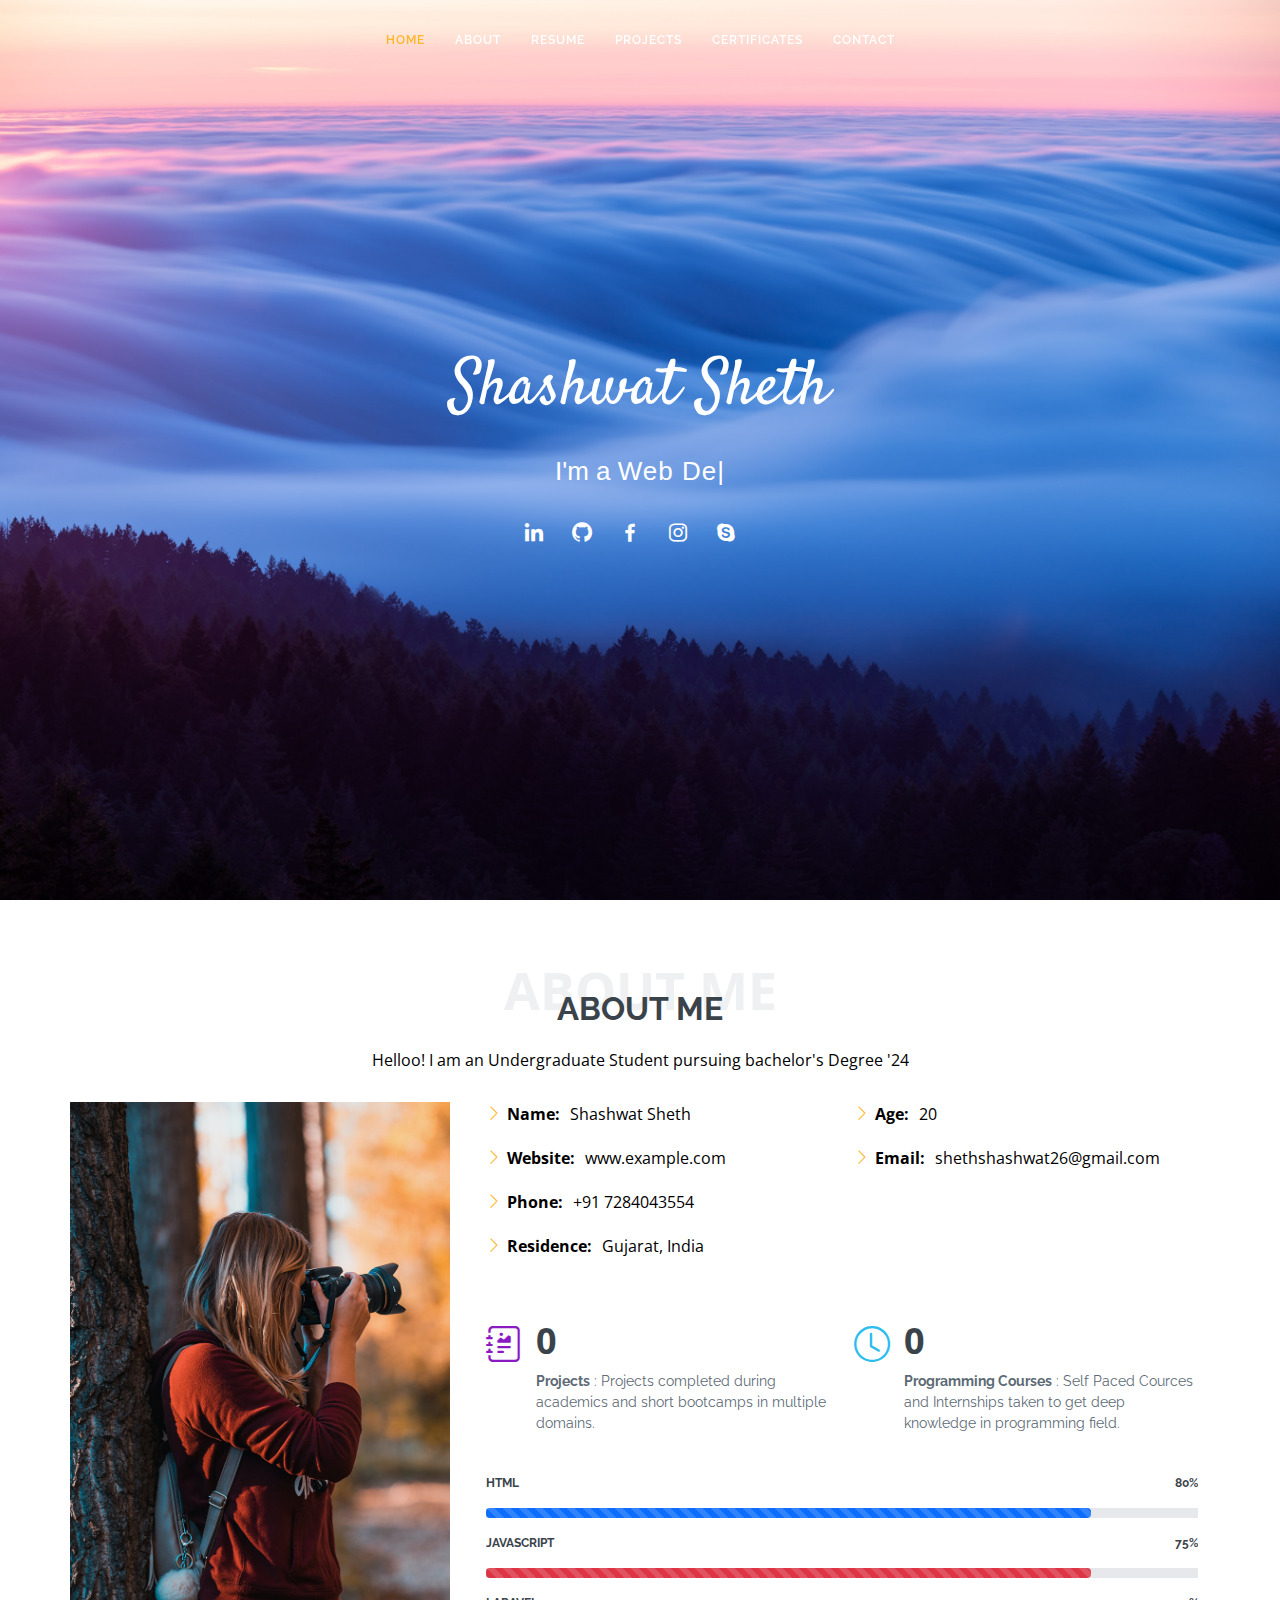
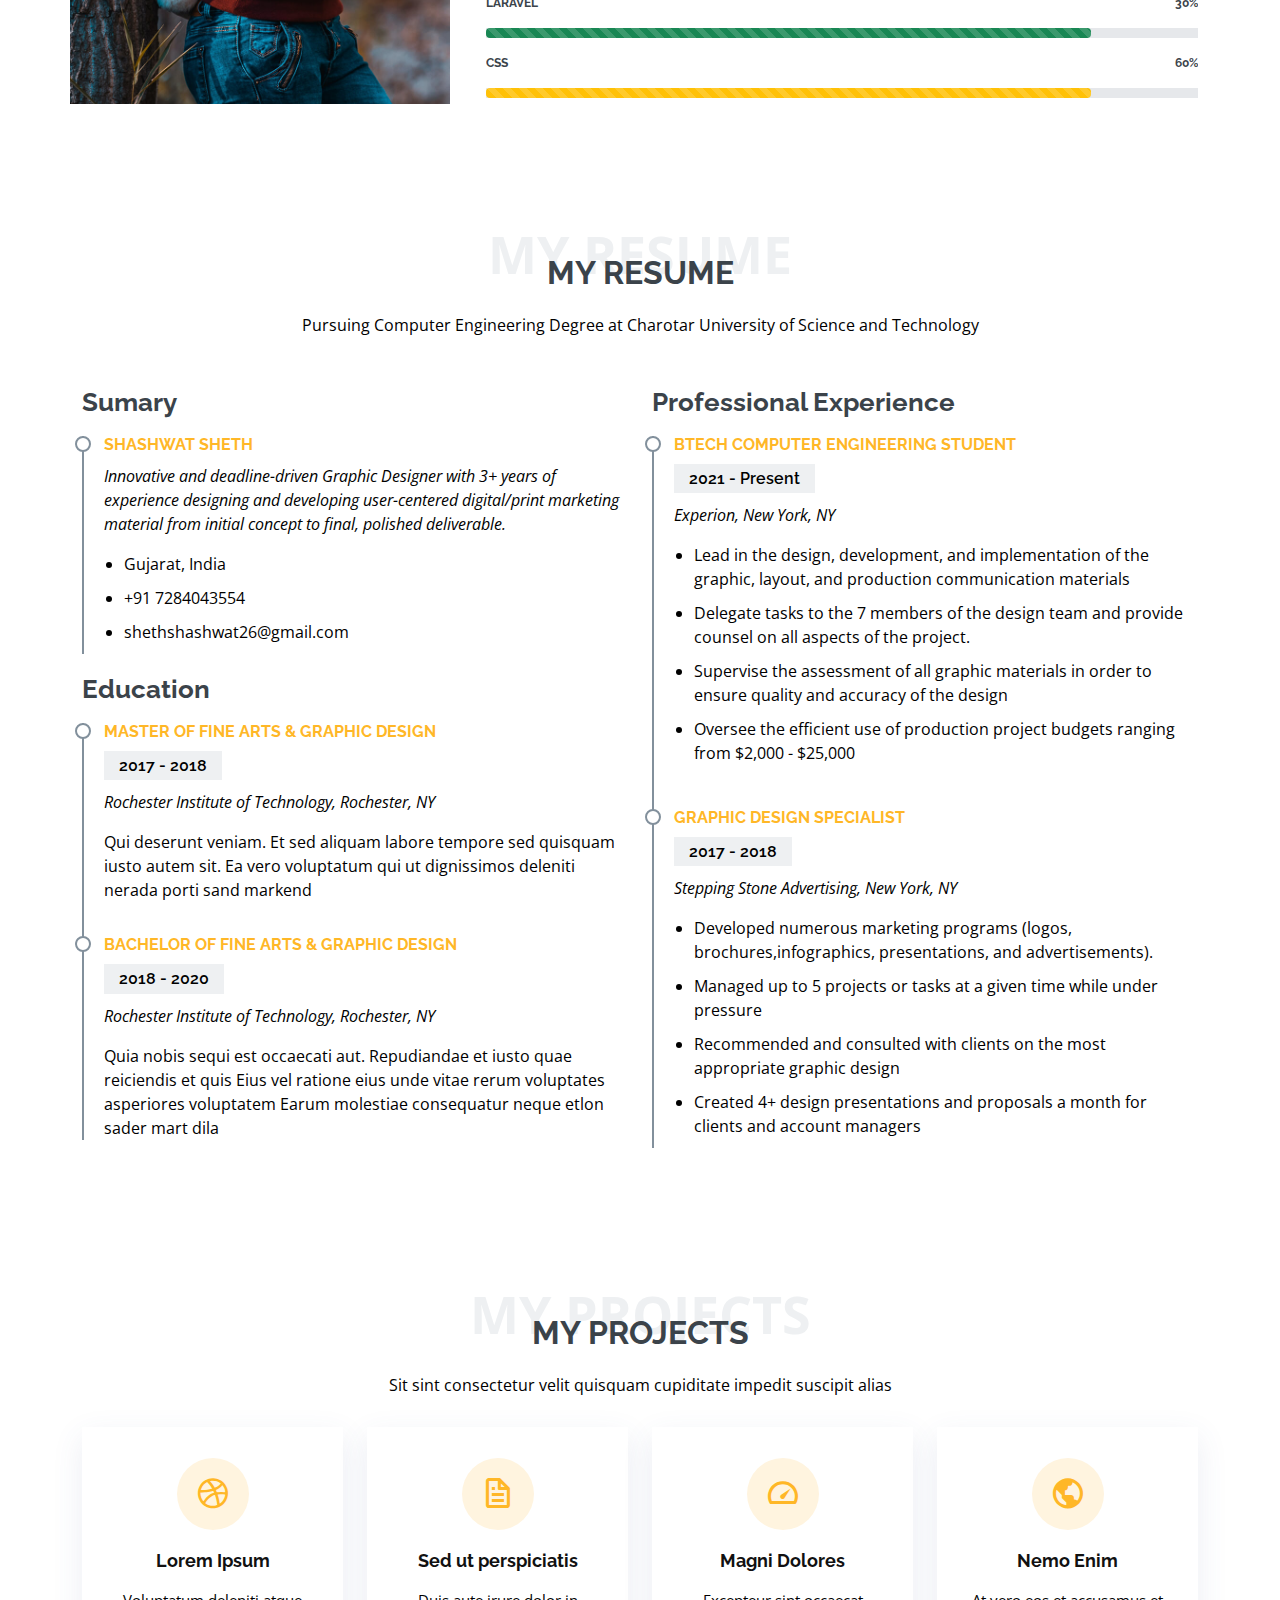
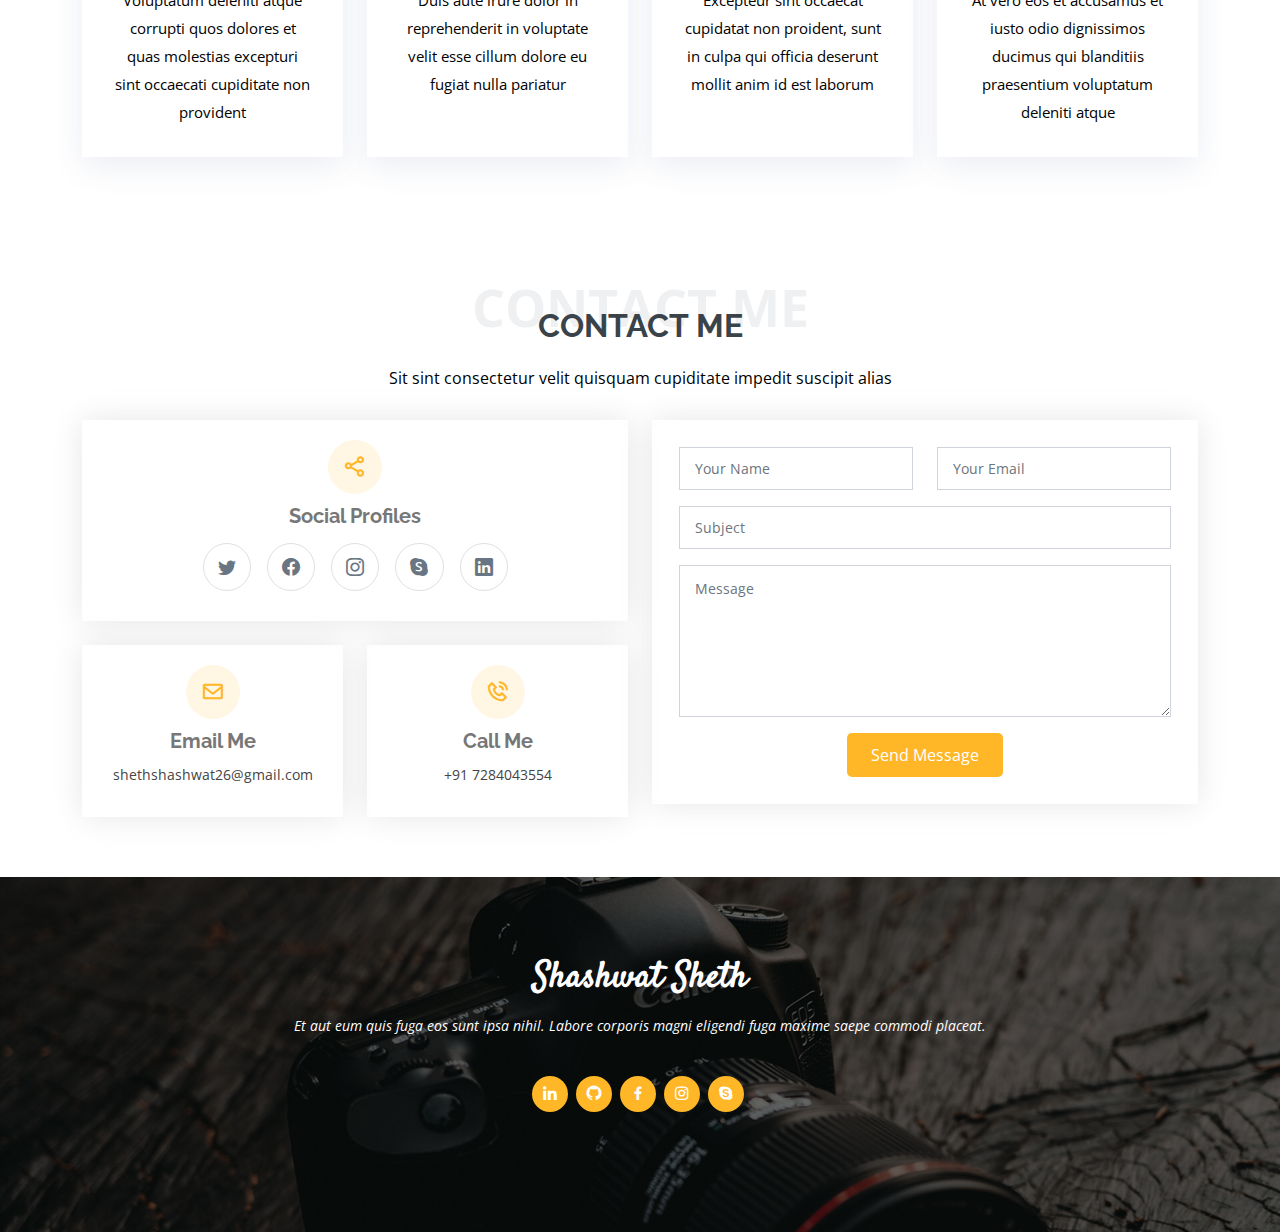
<file: index.html>
<!DOCTYPE html>
<html lang="en">

<head>
  <meta charset="utf-8">
  <meta content="width=device-width, initial-scale=1.0" name="viewport">
  <title>My Resume - Shashwat Sheth</title>
  <meta content="" name="description">
  <meta content="" name="keywords">
  <!-- Favicons -->
  <link href="/assets/img/file-earmark-person-fill.png" rel="icon">
  <!-- <link href="assets/img/apple-touch-icon.png" rel="apple-touch-icon"> -->

  <!-- Google Fonts -->
  <link
    href="https://fonts.googleapis.com/css?family=Open+Sans:300,300i,400,400i,600,600i,700,700i|Raleway:300,300i,400,400i,500,500i,600,600i,700,700i|Satisfy"
    rel="stylesheet">

  <!-- Vendor CSS Files -->
  <link href="assets/vendor/bootstrap/css/bootstrap.min.css" rel="stylesheet">
  <link href="assets/vendor/bootstrap-icons/bootstrap-icons.css" rel="stylesheet">
  <link href="assets/vendor/boxicons/css/boxicons.min.css" rel="stylesheet">
  <link href="assets/vendor/glightbox/css/glightbox.min.css" rel="stylesheet">
  <link href="assets/vendor/swiper/swiper-bundle.min.css" rel="stylesheet">

  <!-- Template Main CSS File -->
  <link href="assets/css/style.css" rel="stylesheet">

  <!-- =======================================================
  * Template Name: Laura - v4.6.0
  * Template URL: https://bootstrapmade.com/laura-free-creative-bootstrap-theme/
  * Author: BootstrapMade.com
  * License: https://bootstrapmade.com/license/
  ======================================================== -->
</head>

<body>

  <!-- ======= Header ======= -->
  <header id="header" class="fixed-top d-flex justify-content-center align-items-center header-transparent">

    <nav id="navbar" class="navbar">
      <ul>
        <li><a class="nav-link scrollto active" href="#hero">Home</a></li>
        <li><a class="nav-link scrollto" href="#about">About</a></li>
        <li><a class="nav-link scrollto" href="#resume">Resume</a></li>
        <li><a class="nav-link scrollto" href="#projects">Projects</a></li>
        <!-- <li><a class="nav-link scrollto " href="#portfolio">Portfolio</a></li> -->
        <li class="dropdown"><a href="#"><span>Certificates</span></a>
          <ul>
            <li><a href="#">Certificate No. 1</a></li>
            <!-- <li class="dropdown"><a href="#"><span>Deep Certificate</span> <i class="bi bi-chevron-right"></i></a>
              <ul>
                <li><a href="#">Deep Certificate No. 1</a></li>
                <li><a href="#">Deep Certificate No. 2</a></li>
                <li><a href="#">Deep Certificate No. 3</a></li>
                <li><a href="#">Deep Certificate No. 4</a></li>
                <li><a href="#">Deep Certificate No. 5</a></li>
              </ul>
            </li> -->
            <li><a href="#">Certificate No. 2</a></li>
            <li><a href="#">Certificate No. 3</a></li>
            <li><a href="#">Certificate No. 4</a></li>
          </ul>
        </li>
        <li><a class="nav-link scrollto" href="#contact">Contact</a></li>
      </ul>
      <i class="bi bi-list mobile-nav-toggle"></i>
    </nav><!-- .navbar -->

  </header><!-- End Header -->

  <!-- ======= Hero Section ======= -->
  <section id="hero">
    <div class="hero-container" data-aos="zoom-in" data-aos-delay="100">
      <h1>Shashwat Sheth</h1>
      <p>I'm a <span class="typed"
          data-typed-items=" Web Developer, Competetive Programmer, BTech Computer Engineering Student"></span></p>
      <div class="social-links">
        <a href="#" class="linkedin"><i class="bx bxl-linkedin"></i></a>
        <a href="#" class="github"><i class="bx bxl-github"></i></a>
        <a href="#" class="facebook"><i class="bx bxl-facebook"></i></a>
        <a href="#" class="instagram"><i class="bx bxl-instagram"></i></a>
        <a href="#" class="google-plus"><i class="bx bxl-skype"></i></a>
      </div>
      <!-- <a href="#about" class="btn-scroll scrollto" title="Scroll Down"><i class="bx bx-chevron-down"></i></a> -->
    </div>
  </section><!-- End Hero -->

  <main id="main">

    <!-- ======= About Me Section ======= -->
    <section id="about" class="about">
      <div class="container">

        <div class="section-title">
          <span>About Me</span>
          <h2>About Me</h2>
          <p>Helloo! I am an Undergraduate Student pursuing bachelor's Degree '24</p>
        </div>

        <div class="row">
          <div class="image col-lg-4 d-flex align-items-stretch justify-content-center justify-content-lg-start"></div>
          <div class="col-lg-8 d-flex flex-column align-items-stretch">
            <div class="content ps-lg-4 d-flex flex-column justify-content-center">
              <div class="row">
                <div class="col-lg-6">
                  <ul>
                    <li><i class="bi bi-chevron-right"></i> <strong>Name:</strong> <span>Shashwat Sheth</span></li>
                    <li><i class="bi bi-chevron-right"></i> <strong>Website:</strong> <span>www.example.com</span></li>
                    <li><i class="bi bi-chevron-right"></i> <strong>Phone:</strong> <span>+91 7284043554</span></li>
                    <li><i class="bi bi-chevron-right"></i> <strong>Residence:</strong> <span>Gujarat, India</span></li>
                  </ul>
                </div>
                <div class="col-lg-6">
                  <ul>
                    <li><i class="bi bi-chevron-right"></i> <strong>Age:</strong> <span>20</span></li>
                    <!-- <li><i class="bi bi-chevron-right"></i> <strong>Degree:</strong> <span>Higher Secondary </span></li> -->
                    <li><i class="bi bi-chevron-right"></i> <strong>Email:</strong>
                      <span>shethshashwat26@gmail.com</span>
                    </li>
                    <!-- <li><i class="bi bi-chevron-right"></i> <strong>Freelance:</strong> <span>Available</span></li> -->
                  </ul>
                </div>
              </div>
              <div class="row mt-n4">
                <!-- <div class="col-md-6 mt-5 d-md-flex align-items-md-stretch">
                  <div class="count-box">
                    <i class="bi bi-emoji-smile" style="color: #20b38e;"></i>
                    <span data-purecounter-start="0" data-purecounter-end="232" data-purecounter-duration="1"
                      class="purecounter"></span>
                    <p><strong>Happy Clients</strong> consequuntur voluptas nostrum aliquid ipsam architecto ut.</p>
                  </div>
                </div> -->

                <div class="col-md-6 mt-5 d-md-flex align-items-md-stretch">
                  <div class="count-box">
                    <i class="bi bi-journal-richtext" style="color: #8a1ac2;"></i>
                    <span data-purecounter-start="0" data-purecounter-end="21" data-purecounter-duration="1"
                      class="purecounter"></span>
                    <p><strong>Projects</strong>  : Projects completed during academics and short bootcamps in multiple domains.
                    </p>
                  </div>
                </div>

                <div class="col-md-6 mt-5 d-md-flex align-items-md-stretch">
                  <div class="count-box">
                    <i class="bi bi-clock" style="color: #2cbdee;"></i>
                    <span data-purecounter-start="0" data-purecounter-end="08" data-purecounter-duration="1"
                      class="purecounter"></span>
                    <p><strong>Programming Courses</strong>  : Self Paced Cources and Internships taken to get deep knowledge in programming field.</p>
                  </div>
                </div>

                <!-- <div class="col-md-6 mt-5 d-md-flex align-items-md-stretch">
                  <div class="count-box">
                    <i class="bi bi-award" style="color: #ffb459;"></i>
                    <span data-purecounter-start="0" data-purecounter-end="16" data-purecounter-duration="1"
                      class="purecounter"></span>
                    <p><strong>Awards</strong> rerum asperiores dolor alias quo reprehenderit eum et nemo pad der</p>
                  </div>
                </div> -->
              </div>
            </div><!-- End .content-->

            <div class="skills-content ps-lg-4">
              <div class="progress">
                <span class="skill">HTML <i class="val">80%</i></span>
                <div class="progress-bar-wrap">
                  <div class="progress-bar progress-bar-striped progress-bar-animated rounded" role="progressbar" aria-valuenow="80" aria-valuemin="0" aria-valuemax="100" style="width: 85%">
                  </div>
                </div>
              </div>
              
              <div class="progress">
                <span class="skill">JavaScript <i class="val">75%</i></span>
                <div class="progress-bar-wrap">
                  <div class="progress-bar progress-bar-striped progress-bar-animated bg-danger rounded" role="progressbar" aria-valuenow="40" aria-valuemin="0" aria-valuemax="100" style="width: 85%">
                  </div>
                </div>
              </div>

              <div class="progress">
                <span class="skill">Laravel <i class="val">30%</i></span>
                <div class="progress-bar-wrap">
                  <div class="progress-bar progress-bar-striped progress-bar-animated bg-success rounded" role="progressbar" aria-valuenow="30" aria-valuemin="0" aria-valuemax="100" style="width: 85%">
                  </div>
                </div>
              </div>
              
              <div class="progress">
                <span class="skill">CSS <i class="val">60%</i></span>
                <div class="progress-bar-wrap">
                  <div class="progress-bar progress-bar-striped progress-bar-animated bg-warning rounded" role="progressbar" aria-valuenow="60" aria-valuemin="0" aria-valuemax="100" style="width: 85%">
                  </div>
                </div>
              </div>
            </div>

          </div>
        </div>

      </div>
    </section><!-- End About Me Section -->

    <!-- ======= My Resume Section ======= -->
    <section id="resume" class="resume">
      <div class="container">

        <div class="section-title">
          <span>My Resume</span>
          <h2>My Resume</h2>
          <p>Pursuing Computer Engineering Degree at Charotar University of Science and Technology</p>
        </div>

        <div class="row">
          <div class="col-lg-6">
            <h3 class="resume-title">Sumary</h3>
            <div class="resume-item pb-0">
              <h4>Shashwat Sheth</h4>
              <p><em>Innovative and deadline-driven Graphic Designer with 3+ years of experience designing and
                  developing user-centered digital/print marketing material from initial concept to final, polished
                  deliverable.</em></p>
              <p>
              <ul>
                <li>Gujarat, India</li>
                <li>+91 7284043554</li>
                <li>shethshashwat26@gmail.com</li>
              </ul>
              </p>
            </div>

            <h3 class="resume-title">Education</h3>
            <div class="resume-item">
              <h4>Master of Fine Arts &amp; Graphic Design</h4>
              <h5>2017 - 2018</h5>
              <p><em>Rochester Institute of Technology, Rochester, NY</em></p>
              <p>Qui deserunt veniam. Et sed aliquam labore tempore sed quisquam iusto autem sit. Ea vero voluptatum qui
                ut dignissimos deleniti nerada porti sand markend</p>
            </div>
            <div class="resume-item">
              <h4>Bachelor of Fine Arts &amp; Graphic Design</h4>
              <h5>2018 - 2020</h5>
              <p><em>Rochester Institute of Technology, Rochester, NY</em></p>
              <p>Quia nobis sequi est occaecati aut. Repudiandae et iusto quae reiciendis et quis Eius vel ratione eius
                unde vitae rerum voluptates asperiores voluptatem Earum molestiae consequatur neque etlon sader mart
                dila</p>
            </div>
          </div>
          <div class="col-lg-6">
            <h3 class="resume-title">Professional Experience</h3>
            <div class="resume-item">
              <h4>BTech Computer Engineering Student</h4>
              <h5>2021 - Present</h5>
              <p><em>Experion, New York, NY </em></p>
              <p>
              <ul>
                <li>Lead in the design, development, and implementation of the graphic, layout, and production
                  communication materials</li>
                <li>Delegate tasks to the 7 members of the design team and provide counsel on all aspects of the
                  project. </li>
                <li>Supervise the assessment of all graphic materials in order to ensure quality and accuracy of the
                  design</li>
                <li>Oversee the efficient use of production project budgets ranging from $2,000 - $25,000</li>
              </ul>
              </p>
            </div>
            <div class="resume-item">
              <h4>Graphic design specialist</h4>
              <h5>2017 - 2018</h5>
              <p><em>Stepping Stone Advertising, New York, NY</em></p>
              <p>
              <ul>
                <li>Developed numerous marketing programs (logos, brochures,infographics, presentations, and
                  advertisements).</li>
                <li>Managed up to 5 projects or tasks at a given time while under pressure</li>
                <li>Recommended and consulted with clients on the most appropriate graphic design</li>
                <li>Created 4+ design presentations and proposals a month for clients and account managers</li>
              </ul>
              </p>
            </div>
          </div>
        </div>

      </div>
    </section><!-- End My Resume Section -->

    <!-- ======= My Projects Section ======= -->
    <section id="projects" class="projects">
      <div class="container">

        <div class="section-title">
          <span>My Projects</span>
          <h2>My Projects</h2>
          <p>Sit sint consectetur velit quisquam cupiditate impedit suscipit alias</p>
        </div>

        <div class="row">
          <div class="col-md-6 col-lg-3 d-flex align-items-stretch mb-5 mb-lg-0">
            <div class="icon-box">
              <div class="icon"><i class="bx bxl-dribbble"></i></div>
              <h4 class="title"><a href="">Lorem Ipsum</a></h4>
              <p class="description">Voluptatum deleniti atque corrupti quos dolores et quas molestias excepturi sint
                occaecati cupiditate non provident</p>
            </div>
          </div>

          <div class="col-md-6 col-lg-3 d-flex align-items-stretch mb-5 mb-lg-0">
            <div class="icon-box">
              <div class="icon"><i class="bx bx-file"></i></div>
              <h4 class="title"><a href="">Sed ut perspiciatis</a></h4>
              <p class="description">Duis aute irure dolor in reprehenderit in voluptate velit esse cillum dolore eu
                fugiat nulla pariatur</p>
            </div>
          </div>

          <div class="col-md-6 col-lg-3 d-flex align-items-stretch mb-5 mb-lg-0">
            <div class="icon-box">
              <div class="icon"><i class="bx bx-tachometer"></i></div>
              <h4 class="title"><a href="">Magni Dolores</a></h4>
              <p class="description">Excepteur sint occaecat cupidatat non proident, sunt in culpa qui officia deserunt
                mollit anim id est laborum</p>
            </div>
          </div>

          <div class="col-md-6 col-lg-3 d-flex align-items-stretch mb-5 mb-lg-0">
            <div class="icon-box">
              <div class="icon"><i class="bx bx-world"></i></div>
              <h4 class="title"><a href="">Nemo Enim</a></h4>
              <p class="description">At vero eos et accusamus et iusto odio dignissimos ducimus qui blanditiis
                praesentium voluptatum deleniti atque</p>
            </div>
          </div>

        </div>

      </div>
    </section>
    <!--<section id="testimonials" class="testimonials">
      <div class="container position-relative">

        <div class="testimonials-slider swiper" data-aos="fade-up" data-aos-delay="100">
          <div class="swiper-wrapper">

            <div class="swiper-slide">
              <div class="testimonial-item">
                <img src="assets/img/testimonials/testimonials-1.jpg" class="testimonial-img" alt="">
                <h3>Saul Goodman</h3>
                <h4>Ceo &amp; Founder</h4>
                <p>
                  <i class="bx bxs-quote-alt-left quote-icon-left"></i>
                  Proin iaculis purus consequat sem cure digni ssim donec porttitora entum suscipit rhoncus. Accusantium quam, ultricies eget id, aliquam eget nibh et. Maecen aliquam, risus at semper.
                  <i class="bx bxs-quote-alt-right quote-icon-right"></i>
                </p>
              </div>
            </div>

            <div class="swiper-slide">
              <div class="testimonial-item">
                <img src="assets/img/testimonials/testimonials-2.jpg" class="testimonial-img" alt="">
                <h3>Sara Wilsson</h3>
                <h4>Designer</h4>
                <p>
                  <i class="bx bxs-quote-alt-left quote-icon-left"></i>
                  Export tempor illum tamen malis malis eram quae irure esse labore quem cillum quid cillum eram malis quorum velit fore eram velit sunt aliqua noster fugiat irure amet legam anim culpa.
                  <i class="bx bxs-quote-alt-right quote-icon-right"></i>
                </p>
              </div>
            </div>

            <div class="swiper-slide">
              <div class="testimonial-item">
                <img src="assets/img/testimonials/testimonials-3.jpg" class="testimonial-img" alt="">
                <h3>Jena Karlis</h3>
                <h4>Store Owner</h4>
                <p>
                  <i class="bx bxs-quote-alt-left quote-icon-left"></i>
                  Enim nisi quem export duis labore cillum quae magna enim sint quorum nulla quem veniam duis minim tempor labore quem eram duis noster aute amet eram fore quis sint minim.
                  <i class="bx bxs-quote-alt-right quote-icon-right"></i>
                </p>
              </div>
            </div>
            <div class="swiper-slide">
              <div class="testimonial-item">
                <img src="assets/img/testimonials/testimonials-4.jpg" class="testimonial-img" alt="">
                <h3>Matt Brandon</h3>
                <h4>Freelancer</h4>
                <p>
                  <i class="bx bxs-quote-alt-left quote-icon-left"></i>
                  Fugiat enim eram quae cillum dolore dolor amet nulla culpa multos export minim fugiat minim velit minim dolor enim duis veniam ipsum anim magna sunt elit fore quem dolore labore illum veniam.
                  <i class="bx bxs-quote-alt-right quote-icon-right"></i>
                </p>
              </div>
            </div>

            <div class="swiper-slide">
              <div class="testimonial-item">
                <img src="assets/img/testimonials/testimonials-5.jpg" class="testimonial-img" alt="">
                <h3>John Larson</h3>
                <h4>Entrepreneur</h4>
                <p>
                  <i class="bx bxs-quote-alt-left quote-icon-left"></i>
                  Quis quorum aliqua sint quem legam fore sunt eram irure aliqua veniam tempor noster veniam enim culpa labore duis sunt culpa nulla illum cillum fugiat legam esse veniam culpa fore nisi cillum quid.
                  <i class="bx bxs-quote-alt-right quote-icon-right"></i>
                </p>
              </div>
            </div>

          </div>
          <div class="swiper-pagination"></div>
        </div>

      </div>
    </section>
    <section id="portfolio" class="portfolio">
      <div class="container">

        <div class="section-title">
          <span>My Portfolio</span>
          <h2>My Portfolio</h2>
          <p>Sit sint consectetur velit quisquam cupiditate impedit suscipit alias</p>
        </div>

        <ul id="portfolio-flters" class="d-flex justify-content-center">
          <li data-filter="*" class="filter-active">All</li>
          <li data-filter=".filter-app">App</li>
          <li data-filter=".filter-card">Card</li>
          <li data-filter=".filter-web">Web</li>
        </ul>

        <div class="row portfolio-container">

          <div class="col-lg-4 col-md-6 portfolio-item filter-app">
            <div class="portfolio-img"><img src="assets/img/portfolio/portfolio-1.jpg" class="img-fluid" alt=""></div>
            <div class="portfolio-info">
              <h4>App 1</h4>
              <p>App</p>
              <a href="assets/img/portfolio/portfolio-1.jpg" data-gallery="portfolioGallery" class="portfolio-lightbox preview-link" title="App 1"><i class="bx bx-plus"></i></a>
              <a href="portfolio-details.html" class="details-link" title="More Details"><i class="bx bx-link"></i></a>
            </div>
          </div>

          <div class="col-lg-4 col-md-6 portfolio-item filter-web">
            <div class="portfolio-img"><img src="assets/img/portfolio/portfolio-2.jpg" class="img-fluid" alt=""></div>
            <div class="portfolio-info">
              <h4>Web 3</h4>
              <p>Web</p>
              <a href="assets/img/portfolio/portfolio-2.jpg" data-gallery="portfolioGallery" class="portfolio-lightbox preview-link" title="Web 3"><i class="bx bx-plus"></i></a>
              <a href="portfolio-details.html" class="details-link" title="More Details"><i class="bx bx-link"></i></a>
            </div>
          </div>

          <div class="col-lg-4 col-md-6 portfolio-item filter-app">
            <div class="portfolio-img"><img src="assets/img/portfolio/portfolio-3.jpg" class="img-fluid" alt=""></div>
            <div class="portfolio-info">
              <h4>App 2</h4>
              <p>App</p>
              <a href="assets/img/portfolio/portfolio-3.jpg" data-gallery="portfolioGallery" class="portfolio-lightbox preview-link" title="App 2"><i class="bx bx-plus"></i></a>
              <a href="portfolio-details.html" class="details-link" title="More Details"><i class="bx bx-link"></i></a>
            </div>
          </div>

          <div class="col-lg-4 col-md-6 portfolio-item filter-card">
            <div class="portfolio-img"><img src="assets/img/portfolio/portfolio-4.jpg" class="img-fluid" alt=""></div>
            <div class="portfolio-info">
              <h4>Card 2</h4>
              <p>Card</p>
              <a href="assets/img/portfolio/portfolio-4.jpg" data-gallery="portfolioGallery" class="portfolio-lightbox preview-link" title="Card 2"><i class="bx bx-plus"></i></a>
              <a href="portfolio-details.html" class="details-link" title="More Details"><i class="bx bx-link"></i></a>
            </div>
          </div>

          <div class="col-lg-4 col-md-6 portfolio-item filter-web">
            <div class="portfolio-img"><img src="assets/img/portfolio/portfolio-5.jpg" class="img-fluid" alt=""></div>
            <div class="portfolio-info">
              <h4>Web 2</h4>
              <p>Web</p>
              <a href="assets/img/portfolio/portfolio-5.jpg" data-gallery="portfolioGallery" class="portfolio-lightbox preview-link" title="Web 2"><i class="bx bx-plus"></i></a>
              <a href="portfolio-details.html" class="details-link" title="More Details"><i class="bx bx-link"></i></a>
            </div>
          </div>

          <div class="col-lg-4 col-md-6 portfolio-item filter-app">
            <div class="portfolio-img"><img src="assets/img/portfolio/portfolio-6.jpg" class="img-fluid" alt=""></div>
            <div class="portfolio-info">
              <h4>App 3</h4>
              <p>App</p>
              <a href="assets/img/portfolio/portfolio-6.jpg" data-gallery="portfolioGallery" class="portfolio-lightbox preview-link" title="App 3"><i class="bx bx-plus"></i></a>
              <a href="portfolio-details.html" class="details-link" title="More Details"><i class="bx bx-link"></i></a>
            </div>
          </div>

          <div class="col-lg-4 col-md-6 portfolio-item filter-card">
            <div class="portfolio-img"><img src="assets/img/portfolio/portfolio-7.jpg" class="img-fluid" alt=""></div>
            <div class="portfolio-info">
              <h4>Card 1</h4>
              <p>Card</p>
              <a href="assets/img/portfolio/portfolio-7.jpg" data-gallery="portfolioGallery" class="portfolio-lightbox preview-link" title="Card 1"><i class="bx bx-plus"></i></a>
              <a href="portfolio-details.html" class="details-link" title="More Details"><i class="bx bx-link"></i></a>
            </div>
          </div>

          <div class="col-lg-4 col-md-6 portfolio-item filter-card">
            <div class="portfolio-img"><img src="assets/img/portfolio/portfolio-8.jpg" class="img-fluid" alt=""></div>
            <div class="portfolio-info">
              <h4>Card 3</h4>
              <p>Card</p>
              <a href="assets/img/portfolio/portfolio-8.jpg" data-gallery="portfolioGallery" class="portfolio-lightbox preview-link" title="Card 3"><i class="bx bx-plus"></i></a>
              <a href="portfolio-details.html" class="details-link" title="More Details"><i class="bx bx-link"></i></a>
            </div>
          </div>

          <div class="col-lg-4 col-md-6 portfolio-item filter-web">
            <div class="portfolio-img"><img src="assets/img/portfolio/portfolio-9.jpg" class="img-fluid" alt=""></div>
            <div class="portfolio-info">
              <h4>Web 3</h4>
              <p>Web</p>
              <a href="assets/img/portfolio/portfolio-9.jpg" data-gallery="portfolioGallery" class="portfolio-lightbox preview-link" title="Web 3"><i class="bx bx-plus"></i></a>
              <a href="portfolio-details.html" class="details-link" title="More Details"><i class="bx bx-link"></i></a>
            </div>
          </div>

        </div>

      </div>
    </section>
    <section id="pricing" class="pricing">
      <div class="container">

        <div class="section-title">
          <span>Pricing</span>
          <h2>Pricing</h2>
          <p>Sit sint consectetur velit quisquam cupiditate impedit suscipit alias</p>
        </div>

        <div class="row">

          <div class="col-lg-3 col-md-6">
            <div class="box">
              <h3>Free</h3>
              <h4><sup>$</sup>0<span> / month</span></h4>
              <ul>
                <li>Aida dere</li>
                <li>Nec feugiat nisl</li>
                <li>Nulla at volutpat dola</li>
                <li class="na">Pharetra massa</li>
                <li class="na">Massa ultricies mi</li>
              </ul>
              <div class="btn-wrap">
                <a href="#" class="btn-buy">Buy Now</a>
              </div>
            </div>
          </div>

          <div class="col-lg-3 col-md-6 mt-4 mt-md-0">
            <div class="box featured">
              <h3>Business</h3>
              <h4><sup>$</sup>19<span> / month</span></h4>
              <ul>
                <li>Aida dere</li>
                <li>Nec feugiat nisl</li>
                <li>Nulla at volutpat dola</li>
                <li>Pharetra massa</li>
                <li class="na">Massa ultricies mi</li>
              </ul>
              <div class="btn-wrap">
                <a href="#" class="btn-buy">Buy Now</a>
              </div>
            </div>
          </div>

          <div class="col-lg-3 col-md-6 mt-4 mt-lg-0">
            <div class="box">
              <h3>Developer</h3>
              <h4><sup>$</sup>29<span> / month</span></h4>
              <ul>
                <li>Aida dere</li>
                <li>Nec feugiat nisl</li>
                <li>Nulla at volutpat dola</li>
                <li>Pharetra massa</li>
                <li>Massa ultricies mi</li>
              </ul>
              <div class="btn-wrap">
                <a href="#" class="btn-buy">Buy Now</a>
              </div>
            </div>
          </div>

          <div class="col-lg-3 col-md-6 mt-4 mt-lg-0">
            <div class="box">
              <span class="advanced">Advanced</span>
              <h3>Ultimate</h3>
              <h4><sup>$</sup>49<span> / month</span></h4>
              <ul>
                <li>Aida dere</li>
                <li>Nec feugiat nisl</li>
                <li>Nulla at volutpat dola</li>
                <li>Pharetra massa</li>
                <li>Massa ultricies mi</li>
              </ul>
              <div class="btn-wrap">
                <a href="#" class="btn-buy">Buy Now</a>
              </div>
            </div>
          </div>

        </div>

      </div>
    </section> -->
    <!-- End Pricing Section -->

    <!-- ======= Contact Me Section ======= -->
    <section id="contact" class="contact">
      <div class="container">

        <div class="section-title">
          <span>Contact Me</span>
          <h2>Contact Me</h2>
          <p>Sit sint consectetur velit quisquam cupiditate impedit suscipit alias</p>
        </div>

        <div class="row">

          <div class="col-lg-6">

            <div class="row">
              <div class="col-md-12">
                <div class="info-box">
                  <i class="bx bx-share-alt"></i>
                  <h3>Social Profiles</h3>
                  <div class="social-links">
                    <a href="#" class="twitter"><i class="bi bi-twitter"></i></a>
                    <a href="#" class="facebook"><i class="bi bi-facebook"></i></a>
                    <a href="#" class="instagram"><i class="bi bi-instagram"></i></a>
                    <a href="#" class="google-plus"><i class="bi bi-skype"></i></a>
                    <a href="#" class="linkedin"><i class="bi bi-linkedin"></i></a>
                  </div>
                </div>
              </div>
              <div class="col-md-6">
                <div class="info-box mt-4">
                  <i class="bx bx-envelope"></i>
                  <h3>Email Me</h3>
                  <p>shethshashwat26@gmail.com</p>
                </div>
              </div>
              <div class="col-md-6">
                <div class="info-box mt-4">
                  <i class="bx bx-phone-call"></i>
                  <h3>Call Me</h3>
                  <p>+91 7284043554</p>
                </div>
              </div>
            </div>

          </div>

          <div class="col-lg-6">
            <form action="forms/contact.php" method="post" role="form" class="php-email-form">
              <div class="row">
                <div class="col-md-6 form-group">
                  <input type="text" name="name" class="form-control" id="name" placeholder="Your Name" required>
                </div>
                <div class="col-md-6 form-group mt-3 mt-md-0">
                  <input type="email" class="form-control" name="email" id="email" placeholder="Your Email" required>
                </div>
              </div>
              <div class="form-group mt-3">
                <input type="text" class="form-control" name="subject" id="subject" placeholder="Subject" required>
              </div>
              <div class="form-group mt-3">
                <textarea class="form-control" name="message" rows="6" placeholder="Message" required></textarea>
              </div>
              <div class="my-3">
                <div class="loading">Loading</div>
                <div class="error-message"></div>
                <div class="sent-message">Your message has been sent. Thank you!</div>
              </div>
              <div class="text-center"><button type="submit">Send Message</button></div>
            </form>
          </div>

        </div>

      </div>
    </section><!-- End Contact Me Section -->

  </main><!-- End #main -->

  <!-- ======= Footer ======= -->
  <footer id="footer">
    <div class="container">
      <h3>Shashwat Sheth</h3>
      <p>Et aut eum quis fuga eos sunt ipsa nihil. Labore corporis magni eligendi fuga maxime saepe commodi placeat.</p>
      <div class="social-links">
        <a href="#" class="linkedin"><i class="bx bxl-linkedin"></i></a>
        <a href="#" class="github"><i class="bx bxl-github"></i></a>
        <a href="#" class="facebook"><i class="bx bxl-facebook"></i></a>
        <a href="#" class="instagram"><i class="bx bxl-instagram"></i></a>
        <a href="#" class="google-plus"><i class="bx bxl-skype"></i></a>
      </div>
      <!-- <div class="copyright">
        &copy; Copyright <strong><span>Laura</span></strong>. All Rights Reserved
      </div> -->
      <!-- <div class="credits">
        All the links in the footer should remain intact.
        You can delete the links only if you purchased the pro version.
        Licensing information: https://bootstrapmade.com/license/
        Purchase the pro version with working PHP/AJAX contact form: https://bootstrapmade.com/laura-free-creative-bootstrap-theme/
        Designed by <a href="https://bootstrapmade.com/">BootstrapMade</a>
      </div> -->
    </div>
  </footer><!-- End Footer -->

  <a href="#" class="back-to-top d-flex align-items-center justify-content-center"><i
      class="bi bi-arrow-up-short"></i></a>

  <!-- Vendor JS Files -->
  <script src="assets/vendor/bootstrap/js/bootstrap.bundle.min.js"></script>
  <script src="assets/vendor/glightbox/js/glightbox.min.js"></script>
  <script src="assets/vendor/isotope-layout/isotope.pkgd.min.js"></script>
  <script src="assets/vendor/php-email-form/validate.js"></script>
  <script src="assets/vendor/purecounter/purecounter.js"></script>
  <script src="assets/vendor/swiper/swiper-bundle.min.js"></script>
  <script src="assets/vendor/waypoints/noframework.waypoints.js"></script>
  <script src="assets/vendor/typed.js/typed.min.js"></script>

  <!-- Template Main JS File -->
  <script src="assets/js/main.js"></script>

</body>

</html>
</file>
<file: assets/css/style.css>
/**
* Template Name: Laura - v4.6.0
* Template URL: https://bootstrapmade.com/laura-free-creative-bootstrap-theme/
* Author: BootstrapMade.com
* License: https://bootstrapmade.com/license/
*/

/*--------------------------------------------------------------
# General
--------------------------------------------------------------*/
body {
  font-family: "Open Sans", sans-serif;
  color: #000000;
}

a {
  color: #ffb727;
  text-decoration: none;
}

a:hover {
  color: #ffc85a;
  text-decoration: none;
}

h1, h2, h3, h4, h5, h6 {
  font-family: "Raleway", sans-serif;
}

/*--------------------------------------------------------------
# Back to top button
--------------------------------------------------------------*/
.back-to-top {
  position: fixed;
  visibility: hidden;
  opacity: 0;
  right: 15px;
  bottom: 15px;
  z-index: 996;
  background: #3908fc;
  width: 40px;
  height: 40px;
  border-radius: 4px;
  transition: all 0.4s;
}
.back-to-top i {
  font-size: 28px;
  color: #fff;
  line-height: 0;
}
.back-to-top:hover {
  background: #3908fc;
  color: #fff;
}
.back-to-top.active {
  visibility: visible;
  opacity: 1;
}

/*--------------------------------------------------------------
# Header
--------------------------------------------------------------*/
#header {
  z-index: 997;
  transition: all 0.5s;
  height: 80px;
  background: rgba(25, 28, 31, 0.8);
}
#header.header-transparent {
  background: transparent;
}
#header.header-scrolled {
  height: 60px;
  background: rgba(1, 85, 255, 0.639);
}

/*--------------------------------------------------------------
# Navigation Menu
--------------------------------------------------------------*/
/**
* Desktop Navigation 
*/
.navbar {
  padding: 0;
}
.navbar ul {
  margin: 0;
  padding: 0;
  display: flex;
  list-style: none;
  align-items: center;
}
.navbar li {
  position: relative;
}
.navbar a, .navbar a:focus {
  display: flex;
  align-items: center;
  justify-content: space-between;
  padding: 10px 15px;
  color: #fff;
  white-space: nowrap;
  transition: 0.3s;
  font-size: 12px;
  font-family: "Raleway", sans-serif;
  text-transform: uppercase;
  font-weight: 600;
  letter-spacing: 1px;
}
.navbar a i, .navbar a:focus i {
  font-size: 12px;
  line-height: 0;
  margin-left: 5px;
}
.navbar a:hover, .navbar .active, .navbar .active:focus, .navbar li:hover > a {
  color: #ffb727;
}
.navbar .dropdown ul {
  display: block;
  position: absolute;
  left: 14px;
  top: calc(100% + 30px);
  margin: 0;
  padding: 10px 0;
  z-index: 99;
  opacity: 0;
  visibility: hidden;
  background: #fff;
  box-shadow: 0px 0px 30px rgba(127, 137, 161, 0.25);
  transition: 0.3s;
  border-radius: 4px;
}
.navbar .dropdown ul li {
  min-width: 200px;
}
.navbar .dropdown ul a {
  padding: 10px 20px;
  font-size: 14px;
  text-transform: none;
  font-weight: 400;
  color: #3b434a;
  letter-spacing: 1px;
}
.navbar .dropdown ul a i {
  font-size: 12px;
}
.navbar .dropdown ul a:hover, .navbar .dropdown ul .active:hover, .navbar .dropdown ul li:hover > a {
  color: #ffb727;
}
.navbar .dropdown:hover > ul {
  opacity: 1;
  top: 100%;
  visibility: visible;
}
.navbar .dropdown .dropdown ul {
  top: 0;
  left: calc(100% - 30px);
  visibility: hidden;
}
.navbar .dropdown .dropdown:hover > ul {
  opacity: 1;
  top: 0;
  left: 100%;
  visibility: visible;
}
@media (max-width: 1366px) {
  .navbar .dropdown .dropdown ul {
    left: -90%;
  }
  .navbar .dropdown .dropdown:hover > ul {
    left: -100%;
  }
}

/**
* Mobile Navigation 
*/
.mobile-nav-toggle {
  color: #fff;
  font-size: 28px;
  cursor: pointer;
  display: none;
  line-height: 0;
  transition: 0.5s;
}

@media (max-width: 991px) {
  .mobile-nav-toggle {
    display: block;
  }

  .navbar ul {
    display: none;
  }
}
.navbar-mobile {
  position: fixed;
  overflow: hidden;
  top: 0;
  right: 0;
  left: 0;
  bottom: 0;
  background: rgba(36, 41, 46, 0.9);
  transition: 0.3s;
  z-index: 999;
}
.navbar-mobile .mobile-nav-toggle {
  position: absolute;
  top: 15px;
  right: 15px;
}
.navbar-mobile ul {
  display: block;
  position: absolute;
  top: 55px;
  right: 15px;
  bottom: 15px;
  left: 15px;
  padding: 10px 0;
  border-radius: 10px;
  background-color: #fff;
  overflow-y: auto;
  transition: 0.3s;
}
.navbar-mobile a, .navbar-mobile a:focus {
  padding: 10px 20px;
  font-size: 14px;
  color: #3b434a;
}
.navbar-mobile a:hover, .navbar-mobile .active, .navbar-mobile li:hover > a {
  color: #ffb727;
}
.navbar-mobile .getstarted, .navbar-mobile .getstarted:focus {
  margin: 15px;
}
.navbar-mobile .dropdown ul {
  position: static;
  display: none;
  margin: 10px 20px;
  padding: 10px 0;
  z-index: 99;
  opacity: 1;
  visibility: visible;
  background: #fff;
  box-shadow: 0px 0px 30px rgba(127, 137, 161, 0.25);
}
.navbar-mobile .dropdown ul li {
  min-width: 200px;
}
.navbar-mobile .dropdown ul a {
  padding: 10px 20px;
}
.navbar-mobile .dropdown ul a i {
  font-size: 12px;
}
.navbar-mobile .dropdown ul a:hover, .navbar-mobile .dropdown ul .active:hover, .navbar-mobile .dropdown ul li:hover > a {
  color: #ffb727;
}
.navbar-mobile .dropdown > .dropdown-active {
  display: block;
}

/*--------------------------------------------------------------
# Hero Section
--------------------------------------------------------------*/
#hero {
  width: 100%;
  height: 100vh;
  background: url("../img/hero-bg.jpg") top right;
  background-size: cover;
  position: relative;
}
#hero:before {
  content: "";
  /* background: rgba(0, 0, 0, 0.65); */
  position: absolute;
  bottom: 0;
  top: 0;
  left: 0;
  right: 0;
}
#hero .hero-container {
  position: absolute;
  bottom: 0;
  top: 0;
  left: 0;
  right: 0;
  display: flex;
  justify-content: center;
  align-items: center;
  flex-direction: column;
  padding: 0 15px;
}
#hero h1 {
  margin: 0 0 10px 0;
  font-size: 64px;
  font-family: "Satisfy", serif;
  color: #fff;
}
#hero h2 {
  color: #eee;
  margin-bottom: 50px;
  font-size: 13px;
  font-weight: 500;
  letter-spacing: 1px;
  text-transform: uppercase;
}
#hero p {
  color: #fff;
  margin: 15px 0 0 0;
  font-size: 26px;
  font-family: "Poppins", sans-serif;
}
#hero p span {
  color: #fff;
  letter-spacing: 1px;
}
#hero .social-links {
  margin-top: 30px;
}
#hero .social-links a {
  font-size: 24px;
  display: inline-block;
  color: #fff;
  line-height: 1;
  margin-right: 20px;
  transition: 0.3s;
}
#hero .social-links a:hover {
  color: #062efa;
}
#hero .btn-scroll {
  transition: 0.4s;
  color: rgba(255, 255, 255, 0.6);
  animation: up-down 1s ease-in-out infinite alternate-reverse both;
}
#hero .btn-scroll i {
  font-size: 48px;
}
#hero .btn-scroll:hover {
  color: #ffb727;
}
@media (min-width: 1024px) {
  #hero {
    background-attachment: fixed;
  }
}
@media (max-width: 575px) {
  #hero h1 {
    font-size: 40px;
  }
  #hero h2 {
    text-align: center;
    margin-bottom: 30px;
  }
}

@-webkit-keyframes up-down {
  0% {
    transform: translateY(5px);
  }
  100% {
    transform: translateY(-5px);
  }
}

@keyframes up-down {
  0% {
    transform: translateY(5px);
  }
  100% {
    transform: translateY(-5px);
  }
}
/*--------------------------------------------------------------
# Sections General
--------------------------------------------------------------*/
section {
  padding: 60px 0;
}

.section-bg {
  background-color: white;
}

.section-title {
  text-align: center;
  padding: 30px 0;
  position: relative;
}
.section-title h2 {
  font-size: 32px;
  font-weight: 700;
  text-transform: uppercase;
  margin-bottom: 20px;
  padding-bottom: 0;
  color: #3b434a;
  position: relative;
  z-index: 2;
}
.section-title span {
  position: absolute;
  top: 30px;
  color: #eef0f2;
  left: 0;
  right: 0;
  z-index: 1;
  font-weight: 700;
  font-size: 52px;
  text-transform: uppercase;
  line-height: 0;
}
.section-title p {
  margin-bottom: 0;
  position: relative;
  z-index: 2;
}
@media (max-width: 575px) {
  .section-title h2 {
    font-size: 28px;
    margin-bottom: 15px;
  }
  .section-title span {
    font-size: 38px;
  }
}

/*--------------------------------------------------------------
# Breadcrumbs
--------------------------------------------------------------*/
.breadcrumbs {
  padding: 20px 0;
  background-color: #f4f5f6;
  min-height: 40px;
  margin-top: 78px;
}
@media (max-width: 992px) {
  .breadcrumbs {
    margin-top: 60px;
  }
}
.breadcrumbs h2 {
  font-size: 24px;
  font-weight: 300;
  margin: 0;
}
@media (max-width: 992px) {
  .breadcrumbs h2 {
    margin: 0 0 10px 0;
  }
}
.breadcrumbs ol {
  display: flex;
  flex-wrap: wrap;
  list-style: none;
  padding: 0;
  margin: 0;
  font-size: 14px;
}
.breadcrumbs ol li + li {
  padding-left: 10px;
}
.breadcrumbs ol li + li::before {
  display: inline-block;
  padding-right: 10px;
  color: #6c757d;
  content: "/";
}
@media (max-width: 768px) {
  .breadcrumbs .d-flex {
    display: block !important;
  }
  .breadcrumbs ol {
    display: block;
  }
  .breadcrumbs ol li {
    display: inline-block;
  }
}

/*--------------------------------------------------------------
# About Me
--------------------------------------------------------------*/
.about .content h3 {
  font-weight: 700;
  font-size: 26px;
  color: #3b434a;
  text-transform: uppercase;
}
.about .content ul {
  list-style: none;
  padding: 0;
}
.about .content ul li {
  margin-bottom: 20px;
  display: flex;
  align-items: center;
}
.about .content ul strong {
  margin-right: 10px;
}
.about .content ul i {
  font-size: 16px;
  margin-right: 5px;
  color: #ffb727;
  line-height: 0;
}
.about .content p:last-child {
  margin-bottom: 0;
}
.about .content .count-box {
  width: 100%;
}
.about .content .count-box i {
  display: block;
  font-size: 36px;
  color: #ffb727;
  float: left;
  line-height: 0;
}
.about .content .count-box span {
  font-size: 36px;
  line-height: 30px;
  display: block;
  font-weight: 700;
  color: #3b434a;
  margin-left: 50px;
}
.about .content .count-box p {
  padding: 15px 0 0 0;
  margin: 0 0 0 50px;
  font-family: "Raleway", sans-serif;
  font-size: 14px;
  color: #5d6a75;
}
.about .content .count-box a {
  font-weight: 600;
  display: block;
  margin-top: 20px;
  color: #5d6a75;
  font-size: 15px;
  font-family: "Satisfy", serif;
  transition: ease-in-out 0.3s;
}
.about .content .count-box a:hover {
  color: #82909c;
}
.about .image {
  background: url("../img/me.jpg") center center no-repeat;
  background-size: cover;
  min-height: 500px;
}
.about .skills-content {
  margin-top: 30px;
}
.about .skills-content .progress {
  height: 60px;
  display: block;
  background: none;
  border-radius: 0;
}
.about .skills-content .progress .skill {
  padding: 10px 0;
  margin: 0 0 6px 0;
  text-transform: uppercase;
  display: block;
  font-weight: 700;
  font-family: "Raleway", sans-serif;
  color: #3b434a;
}
.about .skills-content .progress .skill .val {
  float: right;
  font-style: normal;
}
.about .skills-content .progress-bar-wrap {
  background: #e6e8eb;
}
.about .skills-content .progress-bar {
  width: 1px;
  height: 10px;
  transition: 0.9s;
}

/*--------------------------------------------------------------
# My Resume
--------------------------------------------------------------*/
.resume .resume-title {
  font-size: 26px;
  font-weight: 700;
  margin-top: 20px;
  margin-bottom: 20px;
  color: #3b434a;
}
.resume .resume-item {
  padding: 0 0 20px 20px;
  margin-top: -2px;
  border-left: 2px solid #82909c;
  position: relative;
}
.resume .resume-item h4 {
  line-height: 18px;
  font-size: 16px;
  font-weight: 700;
  text-transform: uppercase;
  color: #ffb727;
  margin-bottom: 10px;
}
.resume .resume-item h5 {
  font-size: 16px;
  background: #eef0f2;
  padding: 5px 15px;
  display: inline-block;
  font-weight: 600;
  margin-bottom: 10px;
}
.resume .resume-item ul {
  padding-left: 20px;
}
.resume .resume-item ul li {
  padding-bottom: 10px;
}
.resume .resume-item:last-child {
  padding-bottom: 0;
}
.resume .resume-item::before {
  content: "";
  position: absolute;
  width: 16px;
  height: 16px;
  border-radius: 50px;
  left: -9px;
  top: 0;
  background: #fff;
  border: 2px solid #82909c;
}

/*--------------------------------------------------------------
# My Projects
--------------------------------------------------------------*/
.projects .icon-box {
  padding: 30px;
  position: relative;
  overflow: hidden;
  background: #fff;
  box-shadow: 0 10px 29px 0 rgba(68, 88, 144, 0.1);
  transition: all 0.3s ease-in-out;
  text-align: center;
  border: 1px solid #fff;
}
.projects .icon {
  margin: 0 auto 20px auto;
  padding-top: 17px;
  display: inline-block;
  text-align: center;
  border-radius: 50%;
  width: 72px;
  height: 72px;
  background: #fff4df;
}
.projects .icon i {
  font-size: 36px;
  line-height: 1;
  color: #ffb727;
}
.projects .title {
  font-weight: 700;
  margin-bottom: 15px;
  font-size: 18px;
}
.projects .title a {
  color: #111;
  transition: 0.3s;
}
.projects .description {
  font-size: 15px;
  line-height: 28px;
  margin-bottom: 0;
}
.projects .icon-box:hover {
  border-color: #ffb727;
}
.projects .icon-box:hover .title a {
  color: #ffb727;
}

/*--------------------------------------------------------------
# Testimonials
--------------------------------------------------------------*/
.testimonials {
  padding: 80px 0;
  background: url("../img/testimonials-bg.jpg") no-repeat;
  background-position: center center;
  background-size: cover;
  position: relative;
}
.testimonials::before {
  content: "";
  position: absolute;
  left: 0;
  right: 0;
  top: 0;
  bottom: 0;
  background: rgba(14, 16, 17, 0.7);
}
.testimonials .section-header {
  margin-bottom: 40px;
}
.testimonials .testimonials-carousel, .testimonials .testimonials-slider {
  overflow: hidden;
}
.testimonials .testimonial-item {
  text-align: center;
  color: #fff;
}
.testimonials .testimonial-item .testimonial-img {
  width: 100px;
  border-radius: 50%;
  border: 6px solid rgba(255, 255, 255, 0.15);
  margin: 0 auto;
}
.testimonials .testimonial-item h3 {
  font-size: 20px;
  font-weight: bold;
  margin: 10px 0 5px 0;
  color: #fff;
}
.testimonials .testimonial-item h4 {
  font-size: 14px;
  color: #ddd;
  margin: 0 0 15px 0;
}
.testimonials .testimonial-item .quote-icon-left, .testimonials .testimonial-item .quote-icon-right {
  color: rgba(255, 255, 255, 0.4);
  font-size: 26px;
}
.testimonials .testimonial-item .quote-icon-left {
  display: inline-block;
  left: -5px;
  position: relative;
}
.testimonials .testimonial-item .quote-icon-right {
  display: inline-block;
  right: -5px;
  position: relative;
  top: 10px;
}
.testimonials .testimonial-item p {
  font-style: italic;
  margin: 0 auto 15px auto;
  color: #eee;
}
.testimonials .swiper-pagination {
  margin-top: 20px;
  position: relative;
}
.testimonials .swiper-pagination .swiper-pagination-bullet {
  width: 12px;
  height: 12px;
  opacity: 1;
  background-color: rgba(255, 255, 255, 0.4);
}
.testimonials .swiper-pagination .swiper-pagination-bullet-active {
  background-color: #ffb727;
}
@media (min-width: 992px) {
  .testimonials .testimonial-item p {
    width: 80%;
  }
}

/*--------------------------------------------------------------
# My Portfolio
--------------------------------------------------------------*/
.portfolio #portfolio-flters {
  list-style: none;
  margin-bottom: 20px;
}
.portfolio #portfolio-flters li {
  cursor: pointer;
  display: inline-block;
  margin: 0 10px 10px 10px;
  font-size: 15px;
  font-weight: 600;
  line-height: 1;
  padding: 7px 10px;
  text-transform: uppercase;
  color: #444444;
  transition: all 0.3s ease-in-out;
  border: 2px solid #fff;
}
.portfolio #portfolio-flters li:hover, .portfolio #portfolio-flters li.filter-active {
  color: #f3a200;
  border-color: #ffb727;
}
.portfolio .portfolio-item {
  margin-bottom: 30px;
}
.portfolio .portfolio-item .portfolio-img {
  overflow: hidden;
}
.portfolio .portfolio-item .portfolio-img img {
  transition: all 0.8s ease-in-out;
}
.portfolio .portfolio-item .portfolio-info {
  opacity: 0;
  position: absolute;
  left: 15px;
  bottom: 0;
  z-index: 3;
  right: 15px;
  transition: all ease-in-out 0.3s;
  background: rgba(0, 0, 0, 0.5);
  padding: 10px 15px;
}
.portfolio .portfolio-item .portfolio-info h4 {
  font-size: 18px;
  color: #fff;
  font-weight: 600;
  color: #fff;
  margin-bottom: 0px;
}
.portfolio .portfolio-item .portfolio-info p {
  color: rgba(255, 255, 255, 0.8);
  font-size: 14px;
  margin-bottom: 0;
}
.portfolio .portfolio-item .portfolio-info .preview-link, .portfolio .portfolio-item .portfolio-info .details-link {
  position: absolute;
  right: 40px;
  font-size: 24px;
  top: calc(50% - 18px);
  color: #fff;
  transition: 0.3s;
}
.portfolio .portfolio-item .portfolio-info .preview-link:hover, .portfolio .portfolio-item .portfolio-info .details-link:hover {
  color: #ffc041;
}
.portfolio .portfolio-item .portfolio-info .details-link {
  right: 10px;
}
.portfolio .portfolio-item:hover .portfolio-img img {
  transform: scale(1.2);
}
.portfolio .portfolio-item:hover .portfolio-info {
  opacity: 1;
}

/*--------------------------------------------------------------
# Portfolio Details
--------------------------------------------------------------*/
.portfolio-details {
  padding-top: 40px;
}
.portfolio-details .portfolio-details-slider img {
  width: 100%;
}
.portfolio-details .portfolio-details-slider .swiper-pagination {
  margin-top: 20px;
  position: relative;
}
.portfolio-details .portfolio-details-slider .swiper-pagination .swiper-pagination-bullet {
  width: 12px;
  height: 12px;
  background-color: #fff;
  opacity: 1;
  border: 1px solid #ffb727;
}
.portfolio-details .portfolio-details-slider .swiper-pagination .swiper-pagination-bullet-active {
  background-color: #ffb727;
}
.portfolio-details .portfolio-info {
  padding: 30px;
  box-shadow: 0px 0 30px rgba(59, 67, 74, 0.08);
}
.portfolio-details .portfolio-info h3 {
  font-size: 22px;
  font-weight: 700;
  margin-bottom: 20px;
  padding-bottom: 20px;
  border-bottom: 1px solid #eee;
}
.portfolio-details .portfolio-info ul {
  list-style: none;
  padding: 0;
  font-size: 15px;
}
.portfolio-details .portfolio-info ul li + li {
  margin-top: 10px;
}
.portfolio-details .portfolio-description {
  padding-top: 30px;
}
.portfolio-details .portfolio-description h2 {
  font-size: 26px;
  font-weight: 700;
  margin-bottom: 20px;
}
.portfolio-details .portfolio-description p {
  padding: 0;
}

/*--------------------------------------------------------------
# Pricing
--------------------------------------------------------------*/
.pricing .box {
  padding: 20px;
  background: #fff;
  text-align: center;
  box-shadow: 0px 0px 4px rgba(0, 0, 0, 0.12);
  border-radius: 5px;
  position: relative;
  overflow: hidden;
}
.pricing h3 {
  font-weight: 400;
  margin: -20px -20px 20px -20px;
  padding: 20px 15px;
  font-size: 16px;
  font-weight: 600;
  color: #777777;
  background: #f8f8f8;
}
.pricing h4 {
  font-size: 36px;
  color: #ffb727;
  font-weight: 600;
  font-family: "Open Sans", sans-serif;
  margin-bottom: 20px;
}
.pricing h4 sup {
  font-size: 20px;
  top: -12px;
  left: -3px;
}
.pricing h4 span {
  color: #bababa;
  font-size: 16px;
  font-weight: 300;
}
.pricing ul {
  padding: 0;
  list-style: none;
  color: #444444;
  text-align: center;
  line-height: 20px;
  font-size: 14px;
}
.pricing ul li {
  padding-bottom: 16px;
}
.pricing ul i {
  color: #ffb727;
  font-size: 18px;
  padding-right: 4px;
}
.pricing ul .na {
  color: #ccc;
  text-decoration: line-through;
}
.pricing .btn-wrap {
  margin: 20px -20px -20px -20px;
  padding: 20px 15px;
  background: #f8f8f8;
  text-align: center;
}
.pricing .btn-buy {
  background: #ffb727;
  display: inline-block;
  padding: 8px 35px;
  border-radius: 4px;
  color: #fff;
  transition: none;
  font-size: 14px;
  font-weight: 400;
  font-family: "Raleway", sans-serif;
  font-weight: 600;
  transition: 0.3s;
}
.pricing .btn-buy:hover {
  background: #ffc85a;
}
.pricing .featured h3 {
  color: #fff;
  background: #ffb727;
}
.pricing .advanced {
  width: 200px;
  position: absolute;
  top: 18px;
  right: -68px;
  transform: rotate(45deg);
  z-index: 1;
  font-size: 14px;
  padding: 1px 0 3px 0;
  background: #ffb727;
  color: #fff;
}

/*--------------------------------------------------------------
# Contact Me
--------------------------------------------------------------*/
.contact .info-box {
  color: #444444;
  text-align: center;
  box-shadow: 0 0 30px rgba(214, 215, 216, 0.6);
  padding: 20px 0 30px 0;
}
.contact .info-box i.bx {
  font-size: 24px;
  color: #ffb727;
  border-radius: 50%;
  padding: 15px;
  background: #fff6e4;
}
.contact .info-box h3 {
  font-size: 20px;
  color: #777777;
  font-weight: 700;
  margin: 10px 0;
}
.contact .info-box p {
  padding: 0;
  line-height: 24px;
  font-size: 14px;
  margin-bottom: 0;
}
.contact .social-links {
  margin-top: 15px;
  display: flex;
  justify-content: center;
}
.contact .social-links a {
  font-size: 18px;
  display: inline-block;
  color: #687683;
  line-height: 1;
  margin: 0 8px;
  transition: 0.3s;
  padding: 14px;
  border-radius: 50px;
  border: 1px solid #dde1e4;
}
.contact .social-links a:hover {
  color: #fff;
  border-color: #ffb727;
  background: #ffb727;
}
.contact .php-email-form {
  box-shadow: 0 0 30px rgba(214, 215, 216, 0.6);
  padding: 27px;
}
.contact .php-email-form .validate {
  display: none;
  color: red;
  margin: 0 0 15px 0;
  font-weight: 400;
  font-size: 13px;
}
.contact .php-email-form .error-message {
  display: none;
  color: #fff;
  background: #ed3c0d;
  text-align: left;
  padding: 15px;
  font-weight: 600;
}
.contact .php-email-form .error-message br + br {
  margin-top: 25px;
}
.contact .php-email-form .sent-message {
  display: none;
  color: #fff;
  background: #18d26e;
  text-align: center;
  padding: 15px;
  font-weight: 600;
}
.contact .php-email-form .loading {
  display: none;
  background: #fff;
  text-align: center;
  padding: 15px;
}
.contact .php-email-form .loading:before {
  content: "";
  display: inline-block;
  border-radius: 50%;
  width: 24px;
  height: 24px;
  margin: 0 10px -6px 0;
  border: 3px solid #18d26e;
  border-top-color: #eee;
  -webkit-animation: animate-loading 1s linear infinite;
  animation: animate-loading 1s linear infinite;
}
.contact .php-email-form input, .contact .php-email-form textarea {
  border-radius: 0;
  box-shadow: none;
  font-size: 14px;
}
.contact .php-email-form input::focus, .contact .php-email-form textarea::focus {
  background-color: #ffb727;
}
.contact .php-email-form input {
  padding: 10px 15px;
}
.contact .php-email-form textarea {
  padding: 12px 15px;
}
.contact .php-email-form button[type=submit] {
  background: #ffb727;
  border: 0;
  padding: 10px 24px;
  color: #fff;
  transition: 0.4s;
  border-radius: 5px;
}
.contact .php-email-form button[type=submit]:hover {
  background: #ffc85a;
}
@-webkit-keyframes animate-loading {
  0% {
    transform: rotate(0deg);
  }
  100% {
    transform: rotate(360deg);
  }
}
@keyframes animate-loading {
  0% {
    transform: rotate(0deg);
  }
  100% {
    transform: rotate(360deg);
  }
}

/*--------------------------------------------------------------
# Footer
--------------------------------------------------------------*/
#footer {
  background: url("../img/footer-bg.jpg") top center no-repeat;
  background-size: cover;
  color: #fff;
  font-size: 14px;
  text-align: center;
  padding: 80px 0;
  position: relative;
}
#footer::before {
  content: "";
  position: absolute;
  left: 0;
  right: 0;
  top: 0;
  bottom: 0;
  background: rgba(0, 0, 0, 0.6);
}
#footer .container {
  position: relative;
}
#footer h3 {
  font-size: 36px;
  font-weight: 700;
  color: #fff;
  position: relative;
  font-family: "Satisfy", serif;
  padding: 0;
  margin: 0 0 15px 0;
}
#footer p {
  font-size: 15;
  font-style: italic;
  padding: 0;
  margin: 0 0 40px 0;
}
#footer .social-links {
  margin: 0 0 40px 0;
}
#footer .social-links a {
  font-size: 18px;
  display: inline-block;
  background: #ffb727;
  color: #fff;
  line-height: 1;
  padding: 8px 0;
  margin-right: 4px;
  border-radius: 50%;
  text-align: center;
  width: 36px;
  height: 36px;
  transition: 0.3s;
}
#footer .social-links a:hover {
  background: #f3a200;
  color: #fff;
  text-decoration: none;
}
#footer .copyright {
  margin: 0 0 5px 0;
}
#footer .credits {
  font-size: 13px;
}
</file>
